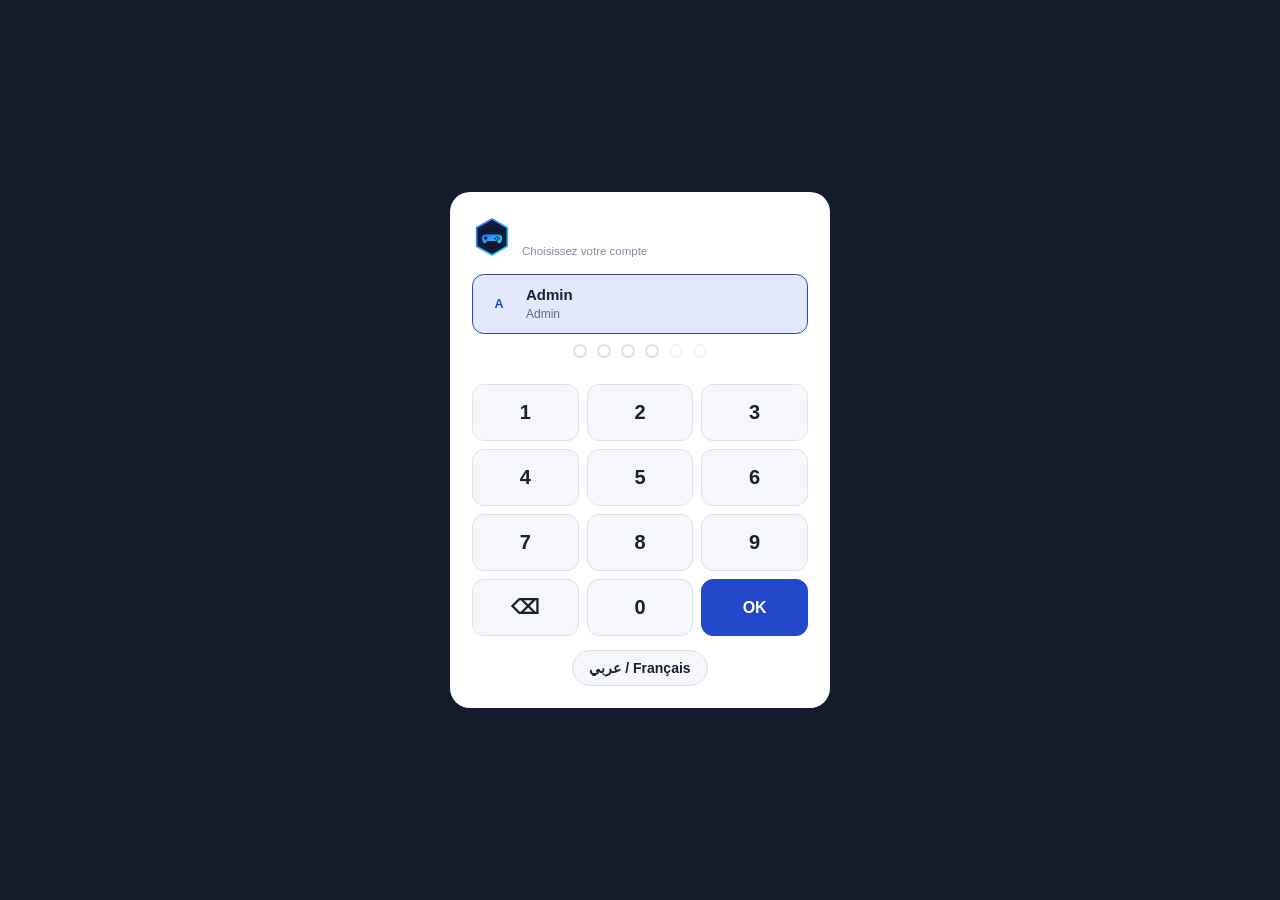
<file: index.html>
<!doctype html>
<html lang="fr">
<head>
<meta charset="utf-8">
<meta name="viewport" content="width=device-width, initial-scale=1, viewport-fit=cover">
<title>Salle PS5</title>
<meta name="theme-color" content="#141b2b">
<meta name="apple-mobile-web-app-capable" content="yes">
<meta name="mobile-web-app-capable" content="yes">
<meta name="apple-mobile-web-app-status-bar-style" content="black-translucent">
<meta name="apple-mobile-web-app-title" content="Salle PS5">
<meta name="format-detection" content="telephone=no">
<link rel="manifest" href="manifest.webmanifest?v=1.2.2">
<link rel="icon" href="icons/icon-192.png">
<link rel="apple-touch-icon" href="icons/apple-touch-icon.png">
<link rel="stylesheet" href="style.css?v=1.2.2">
<style>
/* Animation d'ouverture */
.splash{position:fixed;inset:0;z-index:100;display:flex;flex-direction:column;align-items:center;justify-content:center;gap:16px;
  background:radial-gradient(120% 80% at 50% 40%,#16203a 0%,#070a12 70%);animation:spOut .45s 2.6s ease-in both}
.splash .lg{width:min(42vw,180px);animation:lgIn .9s cubic-bezier(.2,1.4,.4,1) both,glow 1.6s .7s ease-in-out both}
.splash .nm{font-weight:900;font-style:italic;letter-spacing:4px;font-size:22px;color:#fff;animation:up .5s .55s ease-out both;text-align:center;padding:0 16px}
.splash .bar{width:min(46vw,200px);height:3px;border-radius:2px;background:rgba(255,255,255,.12);overflow:hidden}
.splash .bar b{display:block;height:100%;width:0;background:linear-gradient(90deg,var(--k1),var(--k2));animation:load 1.3s .7s ease-in-out both}
.splash .by{position:absolute;bottom:calc(28px + env(safe-area-inset-bottom,0px));left:0;right:0;text-align:center;font-size:11.5px;letter-spacing:.16em;text-transform:uppercase;color:#8b97b1;animation:fadeIn .6s 1s ease-out both;direction:ltr}
.splash .by b{color:#fff;letter-spacing:.1em}
@keyframes lgIn{from{opacity:0;transform:scale(.4) rotate(-12deg)}to{opacity:1;transform:none}}
@keyframes glow{0%,100%{filter:drop-shadow(0 0 0 transparent)}50%{filter:drop-shadow(0 0 18px var(--k1))}}
@keyframes up{from{opacity:0;transform:translateY(10px);letter-spacing:14px}to{opacity:1;transform:none}}
@keyframes load{to{width:100%}}
@keyframes fadeIn{from{opacity:0}to{opacity:1}}
@keyframes spOut{to{opacity:0;visibility:hidden}}
@media (prefers-reduced-motion:reduce){.splash,.splash *{animation-duration:.01s!important;animation-delay:0s!important}.splash{animation-delay:1.2s!important}}
</style>
</head>
<body>
<svg width="0" height="0" style="position:absolute" aria-hidden="true">
  <defs>
    <linearGradient id="gA" x1="0" y1="0" x2="1" y2="1"><stop offset="0" stop-color="#2f6bff"/><stop offset="1" stop-color="#22d3ee"/></linearGradient>
    <linearGradient id="gB" x1="0" y1="0" x2="1" y2="1"><stop offset="0" stop-color="#a855f7"/><stop offset="1" stop-color="#f43f5e"/></linearGradient>
    <linearGradient id="gC" x1="0" y1="0" x2="0" y2="1"><stop offset="0" stop-color="#facc15"/><stop offset="1" stop-color="#22c55e"/></linearGradient>
    <g id="logoA">
      <path d="M60 6 106 32.5v55L60 114 14 87.5v-55Z" fill="#0f1830" stroke="url(#gA)" stroke-width="5" stroke-linejoin="round"/>
      <path d="M60 18 96 38.5v43L60 102 24 81.5v-43Z" fill="none" stroke="#2f6bff" stroke-opacity=".35" stroke-width="1.5"/>
      <g transform="translate(60 64) scale(.7) translate(-60 -66)">
        <path d="M30 50h60a14 14 0 0 1 13.5 17.5l-4 14a8 8 0 0 1-13.5 3l-6-7H40l-6 7a8 8 0 0 1-13.5-3l-4-14A14 14 0 0 1 30 50Z" fill="url(#gA)"/>
        <path d="M33 59v12M27 65h12" stroke="#0f1830" stroke-width="4.5" stroke-linecap="round"/>
        <circle cx="82" cy="60.5" r="3.6" fill="#0f1830"/><circle cx="90" cy="67" r="3.6" fill="#0f1830"/><circle cx="74" cy="67" r="3.6" fill="#0f1830"/><circle cx="82" cy="73.5" r="3.6" fill="#0f1830"/>
      </g>
    </g>
    <g id="logoB">
      <path d="M60 6 104 20v38c0 29-19 47-44 58C35 105 16 87 16 58V20Z" fill="#1a0d29" stroke="url(#gB)" stroke-width="5" stroke-linejoin="round"/>
      <path d="M80 44a24 24 0 1 0 2 22H62v-10h31a34 34 0 1 1-4-21Z" fill="url(#gB)" transform="translate(60 62) scale(.78) translate(-60 -62)"/>
      <path d="M66 34 52 62h10l-6 26 18-32H64l8-22Z" fill="#fff" stroke="#1a0d29" stroke-width="2.5" stroke-linejoin="round"/>
    </g>
    <g id="logoC">
      <rect x="8" y="8" width="104" height="104" rx="24" fill="#0a1f12" stroke="url(#gC)" stroke-width="5"/>
      <ellipse cx="60" cy="88" rx="32" ry="10" fill="#22c55e"/>
      <path d="M28 88v-6h64v6" fill="#15803d"/>
      <ellipse cx="60" cy="82" rx="32" ry="10" fill="#22c55e"/>
      <rect x="56" y="44" width="8" height="38" rx="4" fill="#d9f99d"/>
      <circle cx="60" cy="38" r="15" fill="url(#gC)"/>
      <circle cx="55" cy="33" r="4.5" fill="#fff" fill-opacity=".55"/>
      <circle cx="40" cy="80" r="4" fill="#facc15"/><circle cx="80" cy="80" r="4" fill="#f43f5e"/>
    </g>
      <g id="logo-app"><use href="#logoA"/></g>
  </defs>
</svg>
<div class="splash" id="splash" style="--k1:#2f6bff;--k2:#22d3ee">
  <svg class="lg" viewBox="0 0 120 120" aria-hidden="true"><use href="#logo-app"/></svg>
  <div class="nm" id="splash-nom" data-notr>GAME ROOM</div>
  <div class="bar"><b></b></div>
  <div class="by" data-notr>Developed by <b>Rafik Omrane</b></div>
</div>
<script>
/* L'écran d'ouverture disparaît toujours, même si le reste ne charge pas */
setTimeout(function(){var s=document.getElementById('splash');if(s)s.remove();},3200);
</script>
<div class="app" id="app">
  <aside class="side">
    <div class="brand"><svg class="logo" viewBox="0 0 120 120" aria-hidden="true"><use href="#logo-app"/></svg><div><b id="salle-nom">GAME ROOM</b><small>Gestion de salle</small></div></div>
    <nav class="nav" id="nav" aria-label="Menu principal"></nav>
    <div class="me"><div class="av" id="me-av">?</div><div><b id="me-nom"></b><span id="me-role"></span></div></div>
  </aside>
  <div class="main">
    <header class="top">
      <button class="back" id="back" hidden aria-label="Retour">‹</button>
      <div class="ttl"><h1 id="titre">Postes</h1><div class="sub" id="soustitre"></div></div>
      <div class="right" id="top-actions"></div>
    </header>
    <div class="banner" id="banner" hidden></div>
    <main class="view" id="view"></main>
  </div>
</div>

<div class="modal" id="modal" hidden><div class="sheet" id="sheet" role="dialog" aria-modal="true"></div></div>

<div class="login" id="login" hidden>
  <div class="box">
    <div class="brand"><svg class="logo" viewBox="0 0 120 120" aria-hidden="true"><use href="#logo-app"/></svg><div><b id="login-salle">GAME ROOM</b><small>Choisissez votre compte</small></div></div>
    <div class="users" id="login-users"></div>
    <div class="pin" id="pin"><i></i><i></i><i></i><i></i><i></i><i></i></div>
    <p class="err" id="login-err" role="alert"></p>
    <div class="pad" id="pad"></div>
    <button class="lang" id="login-lang" data-notr>عربي / Français</button>
  </div>
</div>

<div class="toast" id="toast" hidden role="status"></div>

<script src="core.js?v=1.2.2"></script>
<script src="store.js?v=1.2.2"></script>
<script src="i18n.js?v=1.2.2"></script>
<script src="ui.js?v=1.2.2"></script>
<script>
if ('serviceWorker' in navigator && location.protocol === 'https:') {
  navigator.serviceWorker.register('sw.js', { updateViaCache: 'none' }).then(r => r.update()).catch(() => {});
  // Nouvelle version installée : recharger une fois pour l'utiliser
  let recharge = false;
  navigator.serviceWorker.addEventListener('controllerchange', () => { if (!recharge && navigator.serviceWorker.controller) { recharge = true; location.reload(); } });
}
</script>
</body>
</html>
</file>
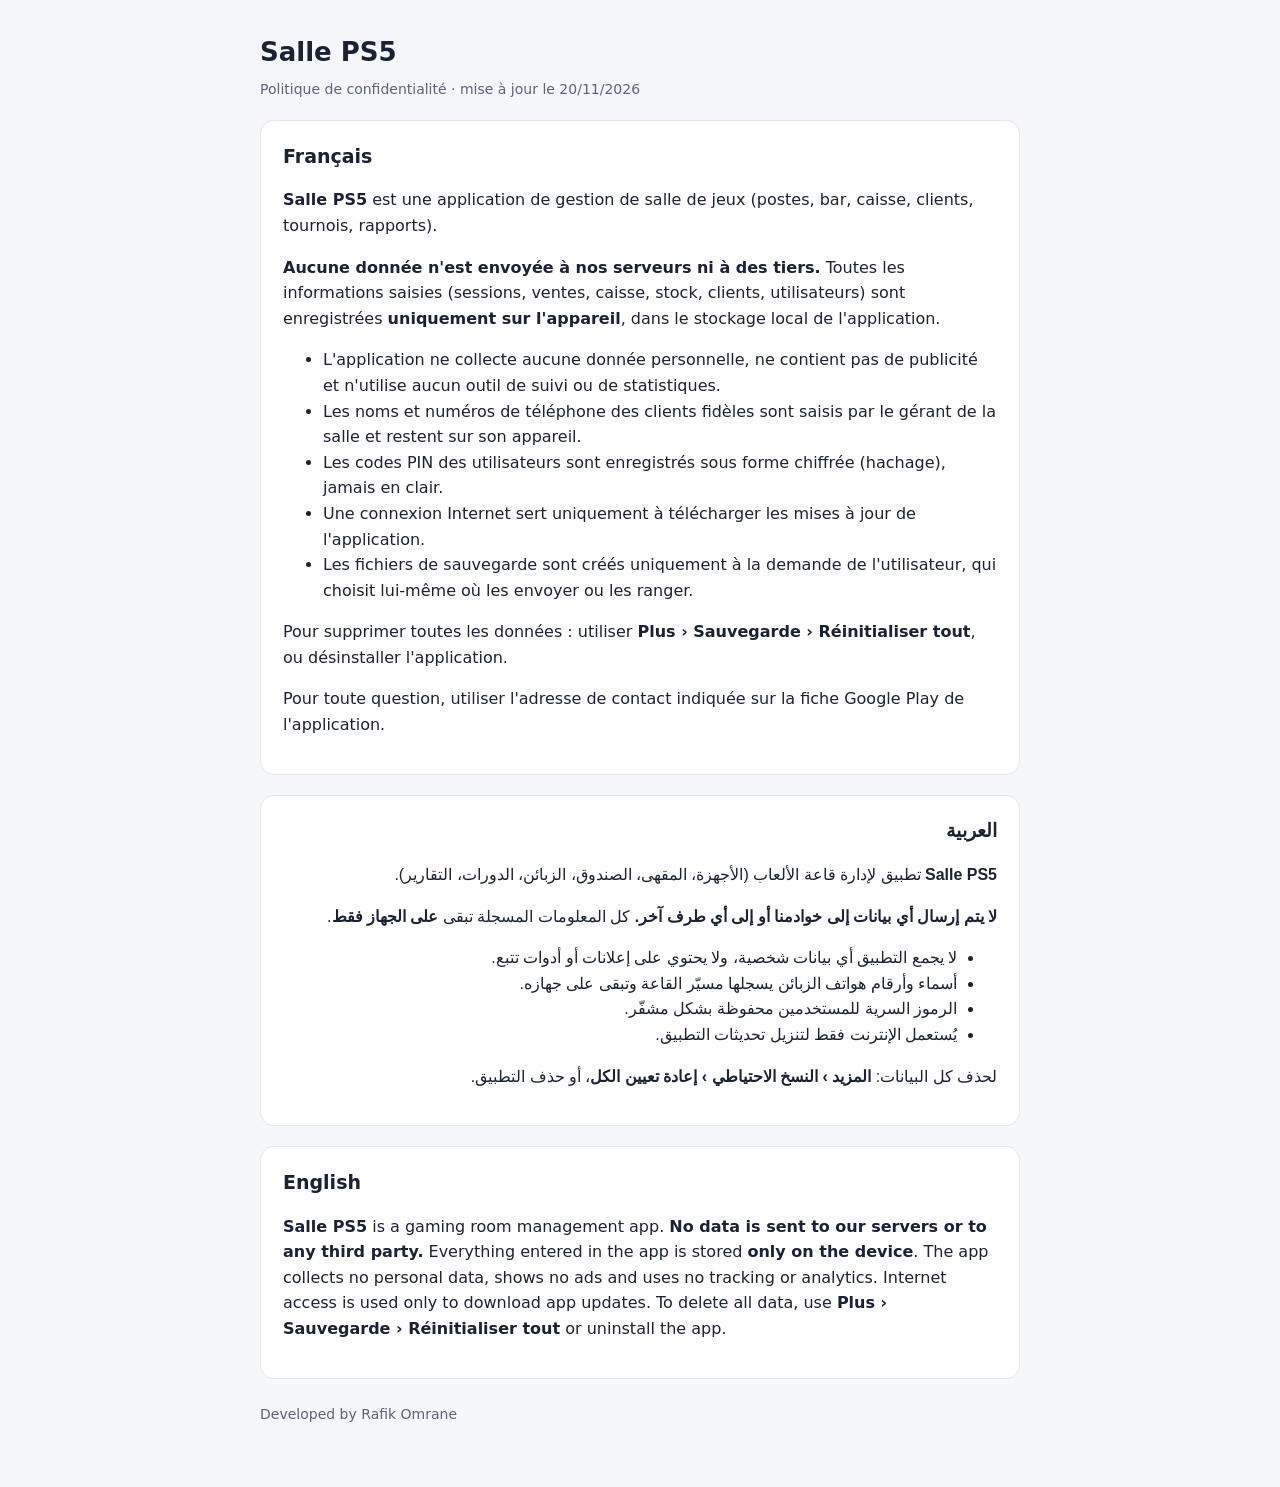
<file: confidentialite.html>
<!doctype html>
<html lang="fr"><head><meta charset="utf-8"><meta name="viewport" content="width=device-width, initial-scale=1">
<title>Salle PS5 · Politique de confidentialité</title>
<style>
:root{--bg:#f6f7fb;--fg:#1b2333;--mut:#5b6478;--card:#fff;--line:#e3e7f0;--acc:#2f6bff}
@media (prefers-color-scheme:dark){:root{--bg:#0d1220;--fg:#e8ecf5;--mut:#9aa5bd;--card:#141b2b;--line:#263049}}
body{margin:0;background:var(--bg);color:var(--fg);font:16px/1.6 system-ui,-apple-system,"Segoe UI",Roboto,Arial,sans-serif}
main{max-width:760px;margin:0 auto;padding:32px 16px 48px}
h1{font-size:26px;margin:0 0 4px}h2{font-size:19px;margin:28px 0 8px}
.card{background:var(--card);border:1px solid var(--line);border-radius:14px;padding:20px 22px;margin-top:20px}
.mut{color:var(--mut);font-size:14px}
[dir=rtl]{font-family:Tahoma,"Noto Naskh Arabic",sans-serif}
</style></head><body><main>
<h1>Salle PS5</h1><div class="mut">Politique de confidentialité · mise à jour le 20/11/2026</div>

<div class="card">
<h2 style="margin-top:0">Français</h2>
<p><b>Salle PS5</b> est une application de gestion de salle de jeux (postes, bar, caisse, clients, tournois, rapports).</p>
<p><b>Aucune donnée n'est envoyée à nos serveurs ni à des tiers.</b> Toutes les informations saisies (sessions, ventes, caisse, stock, clients, utilisateurs) sont enregistrées <b>uniquement sur l'appareil</b>, dans le stockage local de l'application.</p>
<ul>
<li>L'application ne collecte aucune donnée personnelle, ne contient pas de publicité et n'utilise aucun outil de suivi ou de statistiques.</li>
<li>Les noms et numéros de téléphone des clients fidèles sont saisis par le gérant de la salle et restent sur son appareil.</li>
<li>Les codes PIN des utilisateurs sont enregistrés sous forme chiffrée (hachage), jamais en clair.</li>
<li>Une connexion Internet sert uniquement à télécharger les mises à jour de l'application.</li>
<li>Les fichiers de sauvegarde sont créés uniquement à la demande de l'utilisateur, qui choisit lui-même où les envoyer ou les ranger.</li>
</ul>
<p>Pour supprimer toutes les données : utiliser <b>Plus › Sauvegarde › Réinitialiser tout</b>, ou désinstaller l'application.</p>
<p>Pour toute question, utiliser l'adresse de contact indiquée sur la fiche Google Play de l'application.</p>
</div>

<div class="card" dir="rtl">
<h2 style="margin-top:0">العربية</h2>
<p><b>Salle PS5</b> تطبيق لإدارة قاعة الألعاب (الأجهزة، المقهى، الصندوق، الزبائن، الدورات، التقارير).</p>
<p><b>لا يتم إرسال أي بيانات إلى خوادمنا أو إلى أي طرف آخر.</b> كل المعلومات المسجلة تبقى <b>على الجهاز فقط</b>.</p>
<ul>
<li>لا يجمع التطبيق أي بيانات شخصية، ولا يحتوي على إعلانات أو أدوات تتبع.</li>
<li>أسماء وأرقام هواتف الزبائن يسجلها مسيّر القاعة وتبقى على جهازه.</li>
<li>الرموز السرية للمستخدمين محفوظة بشكل مشفّر.</li>
<li>يُستعمل الإنترنت فقط لتنزيل تحديثات التطبيق.</li>
</ul>
<p>لحذف كل البيانات: <b>المزيد › النسخ الاحتياطي › إعادة تعيين الكل</b>، أو حذف التطبيق.</p>
</div>

<div class="card">
<h2 style="margin-top:0">English</h2>
<p><b>Salle PS5</b> is a gaming room management app. <b>No data is sent to our servers or to any third party.</b> Everything entered in the app is stored <b>only on the device</b>. The app collects no personal data, shows no ads and uses no tracking or analytics. Internet access is used only to download app updates. To delete all data, use <b>Plus › Sauvegarde › Réinitialiser tout</b> or uninstall the app.</p>
</div>
<p class="mut" style="margin-top:24px">Developed by Rafik Omrane</p>
</main></body></html>
</file>
<file: style.css>
/* Salle PS5 — mobile d'abord (iPhone), barre latérale sur grand écran. Polices système : l'appli marche hors ligne. */
:root{
  --bg:#eef1f6; --surface:#fff; --surface-2:#f5f7fb; --line:#dbe1ec;
  --fg:#18202e; --muted:#5c6880; --accent:#2348c9; --accent-soft:#e3e9fb; --on-accent:#fff;
  --free:#16804a; --free-soft:#dff3e8; --busy:#c23a2b; --busy-soft:#fbe3df; --pause:#a66a00; --pause-soft:#fbefd6;
  --side:#141b2b; --side-fg:#c9d2e6; --side-active:#2348c9; --scrim:rgba(10,14,22,.55);
  --font:-apple-system,BlinkMacSystemFont,"SF Pro Text","Segoe UI",Roboto,"Helvetica Neue",Arial,sans-serif;
  --mono:ui-monospace,"SF Mono",Menlo,Consolas,monospace;
  --r:12px; --sat:env(safe-area-inset-top,0px); --sab:env(safe-area-inset-bottom,0px);
  --sal:env(safe-area-inset-left,0px); --sar:env(safe-area-inset-right,0px);
  color-scheme:light;
}
@media (prefers-color-scheme:dark){:root{
  --bg:#0d121c; --surface:#151c2a; --surface-2:#1b2435; --line:#28334a;
  --fg:#e6ebf5; --muted:#93a0ba; --accent:#5b7fff; --accent-soft:#1f2b52;
  --free:#3fca7e; --free-soft:#123323; --busy:#ff6e5c; --busy-soft:#3a1a17; --pause:#f2b23c; --pause-soft:#3a2c0f;
  --side:#0a0f18; --side-fg:#aeb9d0; --side-active:#5b7fff; color-scheme:dark}}
*{box-sizing:border-box;-webkit-tap-highlight-color:transparent}
[hidden]{display:none!important}
html,body{height:100%;margin:0}
body{background:var(--bg);color:var(--fg);font-family:var(--font);font-size:15px;line-height:1.45;-webkit-text-size-adjust:100%;overscroll-behavior:none}
button,input,select,textarea{font:inherit;color:inherit}
input,select,textarea{font-size:16px} /* évite le zoom automatique de Safari */
button{cursor:pointer}
:focus-visible{outline:2px solid var(--accent);outline-offset:2px}
.num{font-variant-numeric:tabular-nums}
.mono{font-family:var(--mono)}
.muted{color:var(--muted)}

/* Structure */
.app{display:grid;grid-template-rows:minmax(0,1fr) auto;height:100%}
.side{order:2;background:var(--side);color:var(--side-fg);padding:6px max(6px,var(--sal)) calc(6px + var(--sab)) max(6px,var(--sar));min-width:0}
.brand,.side .me{display:none}
.nav{display:flex;justify-content:space-around}
.nav button{flex:1;display:flex;flex-direction:column;align-items:center;gap:3px;border:0;background:none;color:var(--side-fg);padding:6px 2px;border-radius:10px;font-size:11px;min-width:0}
.nav button[aria-current="page"]{color:#fff;background:var(--side-active)}
.nav svg{width:22px;height:22px}
.nav .badge{position:relative}
.nav .badge::after{content:"";position:absolute;top:-1px;right:-4px;width:8px;height:8px;border-radius:50%;background:var(--busy)}
.main{display:flex;flex-direction:column;min-width:0;min-height:0}
.top{display:flex;align-items:center;gap:10px;background:var(--surface);border-bottom:1px solid var(--line);
  padding:calc(10px + var(--sat)) max(16px,var(--sar)) 10px max(16px,var(--sal))}
.top .ttl{min-width:0;flex:1}
.top h1{font-size:19px;margin:0;line-height:1.2;white-space:nowrap;overflow:hidden;text-overflow:ellipsis}
.top .sub{color:var(--muted);font-size:12.5px}
.top .right{display:flex;gap:8px;align-items:center}
.back{border:0;background:none;font-size:30px;line-height:1;padding:0 6px 0 0;color:var(--accent)}
.banner{background:var(--pause-soft);color:var(--fg);padding:10px max(16px,var(--sar)) 10px max(16px,var(--sal));font-size:13.5px;display:flex;gap:10px;align-items:center;flex-wrap:wrap;border-bottom:1px solid var(--line)}
.banner .btn{margin-left:auto}
.view{flex:1;overflow:auto;-webkit-overflow-scrolling:touch;padding:14px max(16px,var(--sar)) 24px max(16px,var(--sal))}

@media (min-width:900px){
  .app{grid-template-columns:230px minmax(0,1fr);grid-template-rows:none}
  .side{order:0;display:flex;flex-direction:column;padding:16px 10px calc(16px + var(--sab)) max(10px,var(--sal));gap:4px}
  .brand{display:flex;align-items:center;gap:10px;padding:calc(4px + var(--sat)) 8px 16px}
  .brand b{color:#fff;font-size:16px;display:block;letter-spacing:.3px}
  .brand small{font-size:11.5px;opacity:.75}
  .nav{flex-direction:column;justify-content:flex-start;gap:2px;flex:1;overflow:auto}
  .nav button{flex:none;flex-direction:row;gap:10px;font-size:14px;padding:10px;text-align:start;align-items:center}
  .nav svg{width:19px;height:19px}
  .side .me{display:flex;align-items:center;gap:10px;border-top:1px solid rgba(255,255,255,.08);padding:12px 8px 0;font-size:12.5px}
  .side .me b{color:#fff;display:block}
  .side .me .av{background:rgba(255,255,255,.1);color:#fff}
  .top{padding-left:22px}
  .view{padding:20px 22px 28px}
}
.logo{width:40px;height:40px;flex:none;display:block}
.av{width:34px;height:34px;border-radius:50%;background:var(--accent-soft);color:var(--accent);display:grid;place-items:center;font-weight:700;font-size:12.5px;flex:none;border:0}

/* Éléments */
.btn{border:1px solid var(--line);background:var(--surface);border-radius:10px;padding:10px 14px;font-weight:600;font-size:14px;display:inline-flex;align-items:center;justify-content:center;gap:6px;min-height:42px}
.btn:active{transform:scale(.98)}
.btn.pri{background:var(--accent);border-color:var(--accent);color:var(--on-accent)}
.btn.ok{background:var(--free);border-color:var(--free);color:#fff}
.btn.danger{color:var(--busy);border-color:var(--busy);background:var(--surface)}
.btn.sm{padding:6px 10px;font-size:13px;min-height:36px}
.btn.wide{width:100%}
.btn[disabled]{opacity:.5}
.row{display:flex;gap:10px;flex-wrap:wrap;align-items:center}
.row > .grow{flex:1;min-width:0}
.stack{display:grid;gap:14px}
.card{background:var(--surface);border:1px solid var(--line);border-radius:var(--r);padding:14px}
.card h2{font-size:15px;margin:0 0 10px;font-weight:700;display:flex;align-items:center;gap:8px}
.card h2 .act{margin-left:auto}
.kpis{display:grid;grid-template-columns:repeat(2,minmax(0,1fr));gap:10px;margin-bottom:14px}
@media (min-width:900px){.kpis{grid-template-columns:repeat(4,minmax(0,1fr))}}
.kpi{background:var(--surface);border:1px solid var(--line);border-radius:var(--r);padding:11px 13px;min-width:0}
.kpi span{font-size:11px;color:var(--muted);text-transform:uppercase;letter-spacing:.05em;display:block}
.kpi b{display:block;font-size:20px;margin-top:3px;font-variant-numeric:tabular-nums;white-space:nowrap}
.kpi b small{font-size:12px;color:var(--muted);font-weight:500}
.pill{display:inline-flex;align-items:center;gap:6px;font-size:11px;font-weight:700;padding:3px 9px;border-radius:999px;text-transform:uppercase;letter-spacing:.05em;white-space:nowrap}
.pill.dot::before{content:"";width:7px;height:7px;border-radius:50%;background:currentColor}
.pill.libre{background:var(--free-soft);color:var(--free)}
.pill.occupe{background:var(--busy-soft);color:var(--busy)}
.pill.pause{background:var(--pause-soft);color:var(--pause)}
.pill.neutre{background:var(--surface-2);color:var(--muted)}
.empty{text-align:center;color:var(--muted);padding:26px 10px}
.two{display:grid;gap:14px}
@media (min-width:900px){.two{grid-template-columns:1.4fr 1fr;align-items:start}}

/* Postes */
.stations{display:grid;grid-template-columns:repeat(auto-fill,minmax(250px,1fr));gap:12px}
.st{background:var(--surface);border:1px solid var(--line);border-radius:14px;padding:14px;display:flex;flex-direction:column;gap:9px;border-top:4px solid var(--free)}
.st.occupe{border-top-color:var(--busy)}.st.pause{border-top-color:var(--pause)}
.st.alerte{box-shadow:0 0 0 2px var(--busy)}
.st .hd{display:flex;align-items:center;justify-content:space-between;gap:8px}
.st .nom{font-size:19px;font-weight:800;letter-spacing:.3px}
.st .meta{font-size:12.5px;color:var(--muted);min-height:18px}
.timer{font-family:var(--mono);font-size:30px;font-weight:600;letter-spacing:.5px;font-variant-numeric:tabular-nums;line-height:1}
.st.libre .timer{opacity:.35}
.bar{height:6px;border-radius:3px;background:var(--surface-2);overflow:hidden}
.bar i{display:block;height:100%;background:var(--accent)}
.st.alerte .bar i{background:var(--busy)}
.st .amt{display:flex;justify-content:space-between;gap:8px;font-size:13.5px}
.st .amt b{font-variant-numeric:tabular-nums;white-space:nowrap}
.st .acts{display:grid;grid-template-columns:repeat(3,1fr);gap:6px}
.st .acts .full{grid-column:1/-1}

/* Listes et tableaux */
.list{display:grid}
.li{display:flex;align-items:center;gap:12px;padding:11px 2px;border-bottom:1px solid var(--line);min-width:0;background:none;border-left:0;border-right:0;border-top:0;text-align:start;width:100%}
.li:last-child{border-bottom:0}
.li .grow{flex:1;min-width:0}
.li .grow b{display:block;font-weight:600;overflow:hidden;text-overflow:ellipsis;white-space:nowrap}
.li .grow small{color:var(--muted);font-size:12.5px;display:block}
.li .end{text-align:end;white-space:nowrap;font-variant-numeric:tabular-nums}
.li .end small{display:block;color:var(--muted);font-size:12px}
.tbl{overflow-x:auto;-webkit-overflow-scrolling:touch}
table{width:100%;border-collapse:collapse;font-size:13.5px}
th{text-align:start;font-size:11px;color:var(--muted);text-transform:uppercase;letter-spacing:.05em;font-weight:600;padding:7px 8px;border-bottom:1px solid var(--line);white-space:nowrap}
td{padding:9px 8px;border-bottom:1px solid var(--line);white-space:nowrap}
td.r,th.r{text-align:end}
tr:last-child td{border-bottom:0}
tfoot td{font-weight:700;border-top:2px solid var(--line)}
.low{color:var(--busy);font-weight:700}
.pos{color:var(--free);font-weight:700}

/* Bar */
.prods{display:grid;grid-template-columns:repeat(auto-fill,minmax(105px,1fr));gap:8px}
.prod{border:1px solid var(--line);background:var(--surface);border-radius:12px;padding:10px;text-align:start;display:flex;flex-direction:column;gap:2px;min-height:76px;position:relative}
.prod b{font-size:13.5px;line-height:1.25}
.prod .p{font-weight:700;font-size:14px}
.prod small{font-size:11.5px;color:var(--muted)}
.prod .q{position:absolute;top:6px;right:6px;background:var(--accent);color:#fff;border-radius:999px;font-size:12px;font-weight:700;min-width:22px;height:22px;display:grid;place-items:center;padding:0 6px}
.prod.rupture{opacity:.55}
.cartbar{position:sticky;bottom:0;margin:14px -2px 0;background:var(--surface);border:1px solid var(--line);border-radius:14px;padding:12px;display:grid;gap:10px;box-shadow:0 -6px 20px rgba(0,0,0,.06)}
.total{display:flex;justify-content:space-between;font-size:18px;font-weight:700}
.seg{display:flex;background:var(--surface-2);border:1px solid var(--line);border-radius:10px;padding:3px;gap:3px}
.seg button{flex:1;border:0;background:none;padding:8px 6px;border-radius:8px;font-size:13.5px;font-weight:600;color:var(--muted)}
.seg button[aria-pressed="true"]{background:var(--surface);color:var(--fg);box-shadow:0 1px 3px rgba(0,0,0,.12)}

/* Graphiques */
.chart svg{width:100%;height:auto;display:block}
.chart text{fill:var(--muted);font-size:11px;font-family:var(--font)}
.hbar{display:grid;grid-template-columns:minmax(60px,90px) minmax(0,1fr) auto;gap:10px;align-items:center;font-size:13.5px;margin-bottom:8px}
.hbar .t{height:12px;background:var(--surface-2);border-radius:6px;overflow:hidden}
.hbar .t i{display:block;height:100%;background:var(--accent);border-radius:6px}

/* Tournoi */
.bracket{display:flex;gap:14px;overflow-x:auto;padding-bottom:6px}
.round{display:flex;flex-direction:column;justify-content:space-around;gap:10px;min-width:180px}
.round h3{font-size:11px;text-transform:uppercase;letter-spacing:.06em;color:var(--muted);margin:0}
.match{border:1px solid var(--line);border-radius:10px;background:var(--surface);overflow:hidden;text-align:start;padding:0;width:100%}
.match div{display:flex;justify-content:space-between;padding:7px 10px;font-size:13.5px;gap:8px}
.match div + div{border-top:1px solid var(--line)}
.match .w{font-weight:700;color:var(--free)}
.match .tbd{color:var(--muted)}

/* Formulaires et modales */
.modal{position:fixed;inset:0;background:var(--scrim);display:flex;align-items:flex-end;justify-content:center;z-index:20}
.sheet{background:var(--surface);width:100%;max-width:520px;max-height:92%;overflow:auto;-webkit-overflow-scrolling:touch;border-radius:18px 18px 0 0;
  padding:18px max(18px,var(--sar)) calc(18px + var(--sab)) max(18px,var(--sal))}
@media (min-width:700px){.modal{align-items:center;padding:16px}.sheet{border-radius:18px;padding-bottom:18px}}
.sheet h2{margin:0 0 2px;font-size:20px}
.sheet .sub{color:var(--muted);font-size:13px;margin-bottom:14px}
.field{display:grid;gap:5px;margin-bottom:12px;min-width:0}
.field label,.lbl{font-size:12.5px;font-weight:600;color:var(--muted)}
.field input,.field select,.field textarea{border:1px solid var(--line);background:var(--surface-2);border-radius:10px;padding:10px 11px;width:100%;min-height:44px}
.fields2{display:grid;grid-template-columns:1fr 1fr;gap:10px}
.opts{display:grid;grid-template-columns:repeat(2,minmax(0,1fr));gap:8px}
.opt{border:1px solid var(--line);background:var(--surface-2);border-radius:12px;padding:10px;text-align:start;min-width:0}
.opt b{display:block;font-size:14px}.opt span{font-size:12.5px;color:var(--muted)}
.opt[aria-pressed="true"]{border-color:var(--accent);background:var(--accent-soft)}
.ticket{list-style:none;margin:0 0 6px;padding:0}
.ticket li{display:flex;justify-content:space-between;gap:10px;padding:7px 0;border-bottom:1px dashed var(--line);align-items:center}
.ticket li .x{border:0;background:none;color:var(--busy);font-size:18px;padding:0 4px}
.actions{display:flex;gap:10px;margin-top:6px}
.actions .btn{flex:1}
.check{display:flex;gap:10px;align-items:center;margin-bottom:12px;font-size:14.5px}
.check input{width:22px;height:22px}
.err{color:var(--busy);font-size:13.5px;min-height:18px;margin:4px 0;text-align:center}
.hint{font-size:12.5px;color:var(--muted);margin:6px 0 0}
.menu-grid{display:grid;grid-template-columns:repeat(auto-fill,minmax(150px,1fr));gap:10px}
.menu-grid .btn{flex-direction:column;min-height:84px;font-size:14px}
.menu-grid svg{width:24px;height:24px}

/* Connexion */
.login{position:fixed;inset:0;z-index:30;background:var(--side);display:grid;place-items:center;overflow:auto;
  padding:calc(16px + var(--sat)) max(16px,var(--sar)) calc(16px + var(--sab)) max(16px,var(--sal))}
.login .box{width:min(380px,100%);background:var(--surface);border-radius:20px;padding:22px}
.login .brand{display:flex;align-items:center;gap:10px;padding:0 0 14px}
.login .brand b{font-size:17px;display:block}
.login .brand small{color:var(--muted)}
.users{display:grid;gap:8px;margin-bottom:10px;max-height:40vh;overflow:auto}
.users button{display:flex;align-items:center;gap:10px;border:1px solid var(--line);background:var(--surface-2);border-radius:12px;padding:9px;text-align:start}
.users button[aria-pressed="true"]{border-color:var(--accent);background:var(--accent-soft)}
.users small{color:var(--muted);display:block;font-size:12px}
.pin{display:flex;gap:10px;justify-content:center;margin:8px 0 2px}
.pin i{width:14px;height:14px;border-radius:50%;border:2px solid var(--line)}
.pin i.f{background:var(--accent);border-color:var(--accent)}
.pin i.opt4{opacity:.4}
.pad{display:grid;grid-template-columns:repeat(3,1fr);gap:8px}
.pad button{border:1px solid var(--line);background:var(--surface-2);border-radius:12px;padding:13px;font-size:20px;font-weight:600}
.pad button.ok{background:var(--accent);color:#fff;border-color:var(--accent);font-size:16px}
.toast{position:fixed;left:50%;bottom:calc(84px + var(--sab));transform:translateX(-50%);background:var(--fg);color:var(--bg);padding:10px 18px;border-radius:999px;font-size:14px;z-index:40;font-weight:600;max-width:90%;text-align:center}
.toast.err{background:var(--busy);color:#fff}
@media (prefers-reduced-motion:no-preference){.btn,.st,.prod{transition:transform .08s,border-color .15s,box-shadow .15s}}
@media print{.side,.top,.banner,.btn{display:none!important}.view{overflow:visible}body{background:#fff}}

/* Arabe (droite à gauche) */
[dir="rtl"] body{font-family:-apple-system,"SF Arabic","Geeza Pro","Segoe UI","Noto Sans Arabic",Tahoma,sans-serif}
[dir="rtl"] .timer,[dir="rtl"] .mono,[dir="rtl"] input[inputmode]{direction:ltr;unicode-bidi:isolate}
[dir="rtl"] .timer{text-align:end}
[dir="rtl"] .kpi span,[dir="rtl"] th,[dir="rtl"] .pill{letter-spacing:0;text-transform:none}
.lang{display:block;margin:14px auto 0;border:1px solid var(--line);background:var(--surface-2);border-radius:999px;padding:7px 16px;font-size:14px;font-weight:600}
</file>
